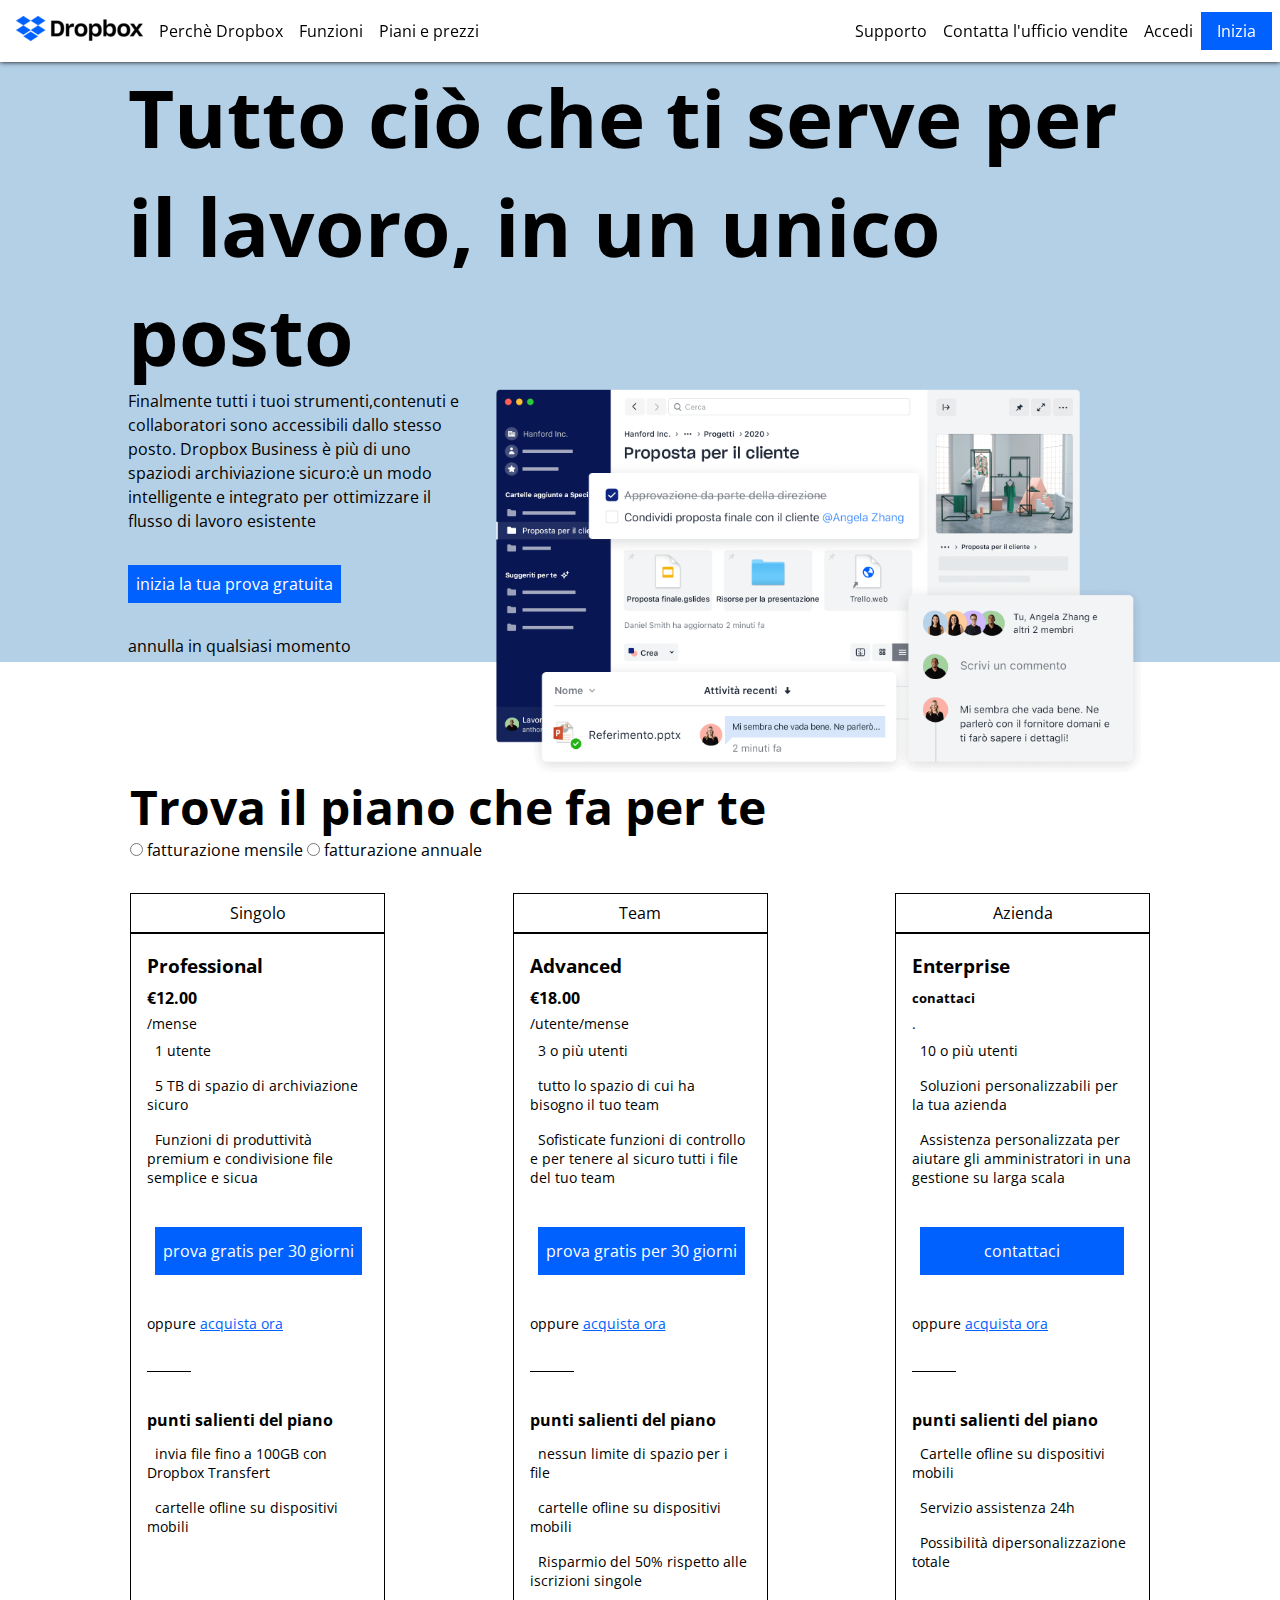
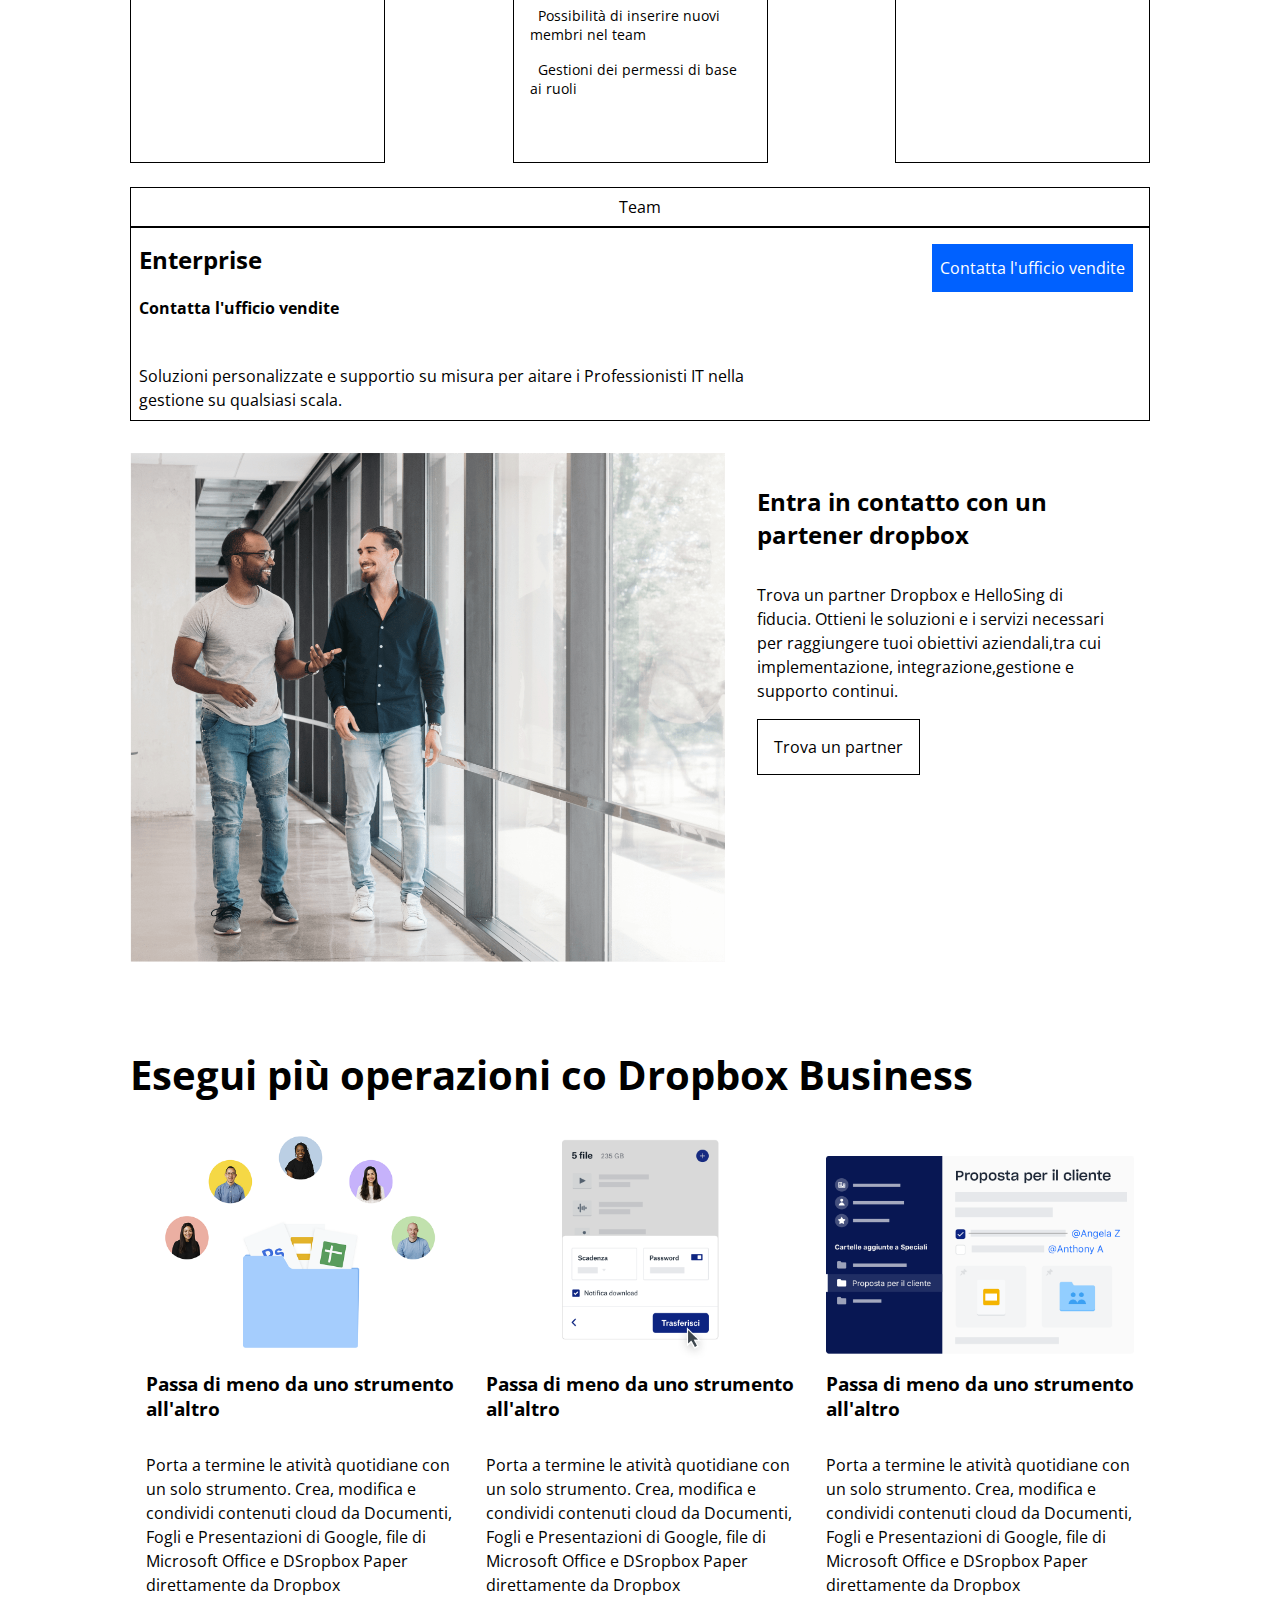
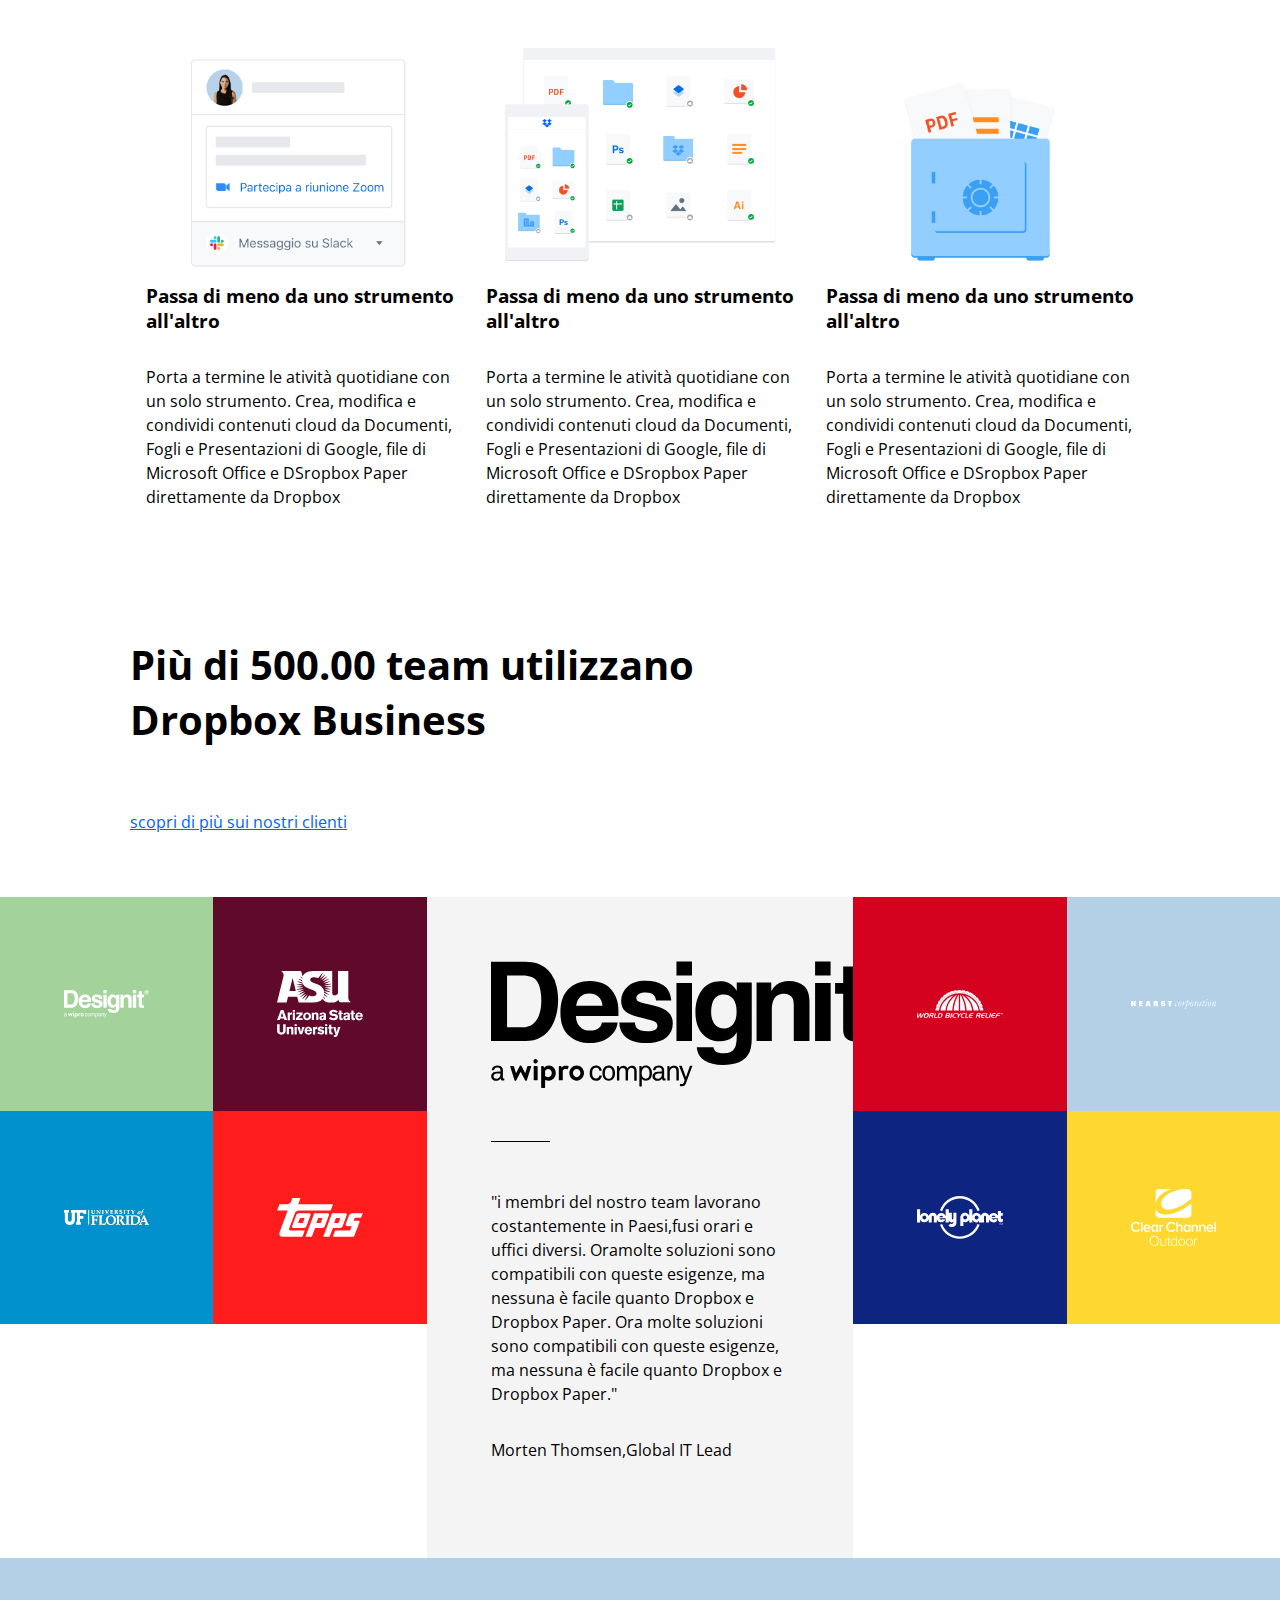
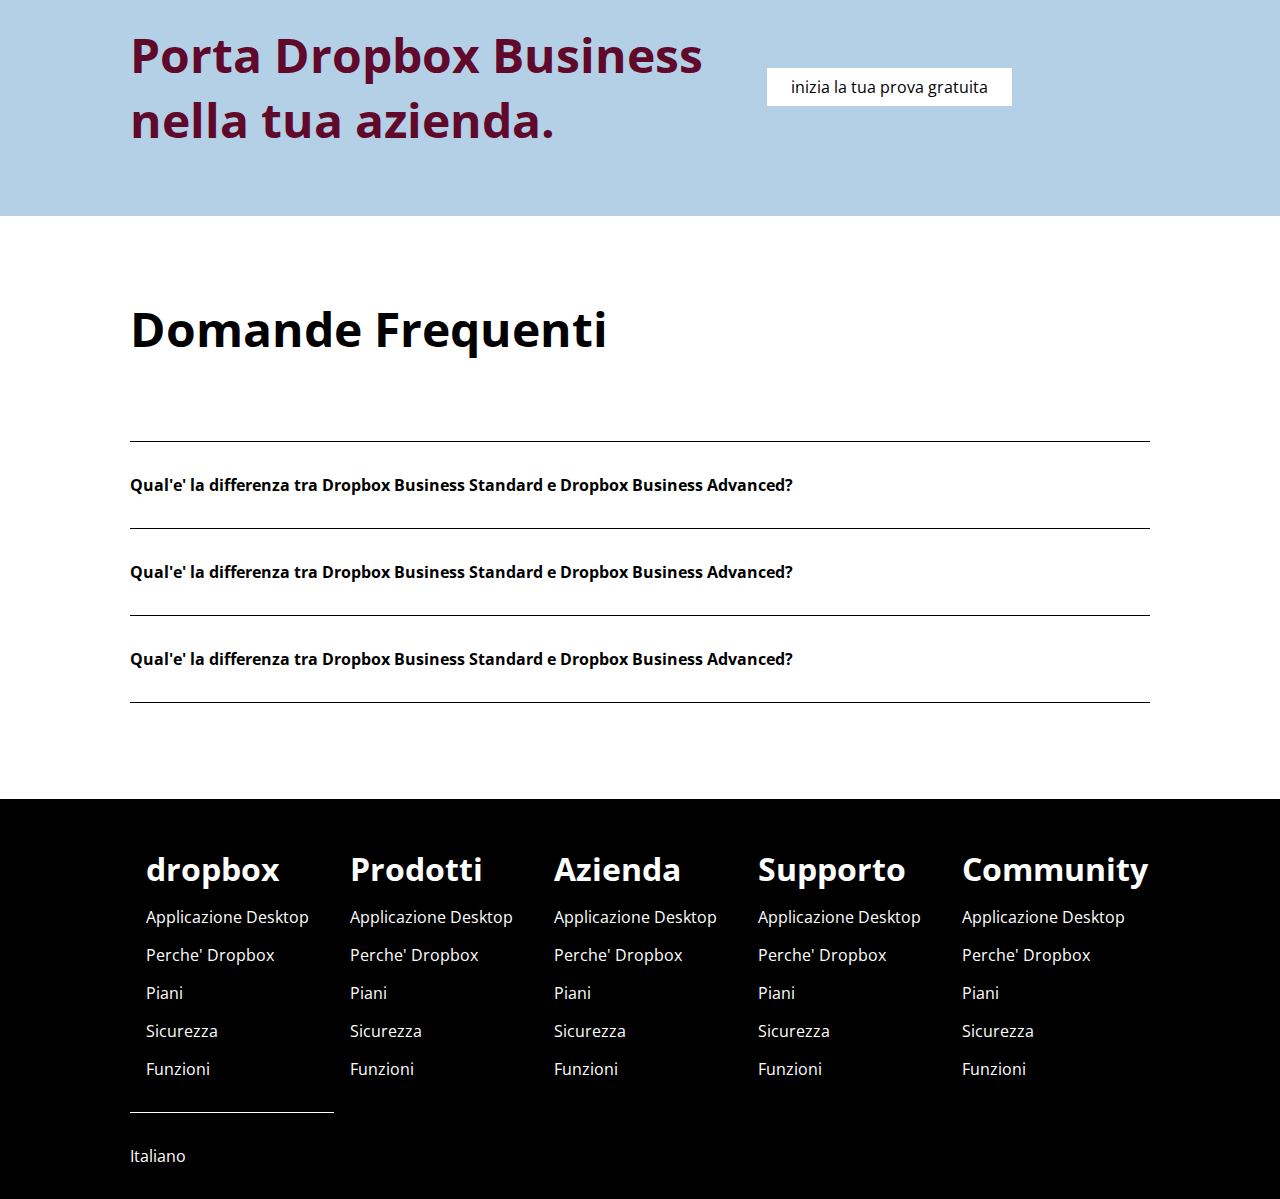
<file: index.html>
<!DOCTYPE html>
<html lang="en">
<head>
    <meta charset="UTF-8">
    <meta name="viewport" content="width=device-width, initial-scale=1.0">
    <title>HTMLCSS-DROPBOX</title>
    
    <!-- <link rel="stylesheet" href="./assets/style/debug.css"> -->
    <link rel="stylesheet" href="./assets/style/style.css">
    <!-- /style -->

    <link rel="stylesheet" href="https://cdnjs.cloudflare.com/ajax/libs/font-awesome/6.4.0/css/all.min.css" integrity="sha512-iecdLmaskl7CVkqkXNQ/ZH/XLlvWZOJyj7Yy7tcenmpD1ypASozpmT/E0iPtmFIB46ZmdtAc9eNBvH0H/ZpiBw==" crossorigin="anonymous" referrerpolicy="no-referrer" />
    <!-- /fontawesome -->
    
    <link rel="preconnect" href="https://fonts.googleapis.com">
    <link rel="preconnect" href="https://fonts.gstatic.com" crossorigin>
    <link href="https://fonts.googleapis.com/css2?family=Open+Sans:wght@300;400;500;700&display=swap" rel="stylesheet">
    <!-- /google fonts -->
</head>
<body class="debug">

    <header >
        <nav class="d-flex space_btw">
            <div class="left_menu d-flex align-items-center">
                <a href="#">
                    <img  src="./assets/img/logo-small.png" alt="">
                </a>
                <ul class="list-unstyled list-inline">

                    <li> 
                        <a  class="hover" href="#">Perchè Dropbox </a>
                    </li>

                    <li> 
                        <a  class="hover" href="#">Funzioni </a>
                    </li>

                    <li> 
                        <a  class="hover" href="#">Piani e prezzi </a>
                    </li>

                </ul>
            </div>
            <!-- /left_menu -->
            <div class="right_menu d-flex align-items-center">
                <ul class="list-unstyled list-inline">

                    <li> 
                        <a  class="hover" href="#">Supporto </a>
                    </li>
    
                    <li> 
                        <a class="hover"  href="#">Contatta l'ufficio vendite </a>
                    </li>
    
                    <li> 
                        <a class="hover"  href="./login.html">Accedi </a>
                    </li>

                </ul>

                <div class="btn btn-primary btn-hover">
                    <a href="#">Inizia </a>
                </div>
            </div> 
            <!-- right_menu -->
        </nav>
    </header>
    <!--/header  -->
    <main>
        <section id="top_main" class="d-flex">
            <div class="container_big">
                <h1 id="titolone">Tutto ciò che ti serve per il lavoro, in un unico posto </h1>
                <div class="row d-flex">
                    <div class="col-4 top_left">
                        <p>
                          Finalmente tutti i tuoi strumenti,contenuti e collaboratori sono accessibili dallo stesso posto. Dropbox Business è più di uno spaziodi archiviazione sicuro:è un modo intelligente e integrato per ottimizzare il flusso di lavoro esistente  
                        </p>
                        <div class="btn btn-primary  btn-hover py-4">
                            <a href="#">inizia la tua prova gratuita </a>
                        </div>

                        <a class="d-block" href="#">annulla in qualsiasi momento</a>
                        
                        <a href="#redirect"><i class="fa-solid fa-arrow-down fa-2xl"></i></a>
                    </div>

                    <div class="col-8 top_right">
                        <img class="img-flow" src="./assets/img/jumbo.png" alt="">
                    </div>
                </div>
            </div>
        </section>
        <!-- /top main -->
        <section id="redirect" class="plan d-flex">   
            <div class="container_avg pt-5">
                <div class="plan_options py-4">
                    <h1 class="f-size-3">Trova il piano che fa per te</h1>
                    <input type="radio"> <span> fatturazione mensile</span>
                    <input type="radio"><span> fatturazione annuale</span>
                </div>
                <!-- /plan top -->   
                <div class="row d-flex space_btw">
                    <div class="col-3 plan_selection">

                        <div class="border-thin icon_plan">
                            <span><i class="fa-solid fa-user"></i> Singolo</span>
                        </div>

                        <div class="content_plan border-thin">
                            <h3>Professional</h3>
                            <h4>&euro;12.00</h4>
                            <span class="d-block">/mense</span>
                            <span  class="d-block py-1"><i class="fa-solid fa-user fa-xs"></i> 1 utente</span>
                            <span class="d-block py-1"><i class="fa-solid fa-folder fa-xs"></i> 5 TB di spazio di archiviazione sicuro </span>
                            <span class="d-block py-1"><i class="fa-solid fa-share-nodes fa-xs"></i>Funzioni di produttività premium e condivisione file semplice e sicua</span>
                            
                            <div class="btn  btn-hover btn-primary plan_btn py-4">
                                <a href="#">
                                    prova gratis per 30 giorni
                                </a>
                            </div>
                            
                            <span class="py-1">oppure <a class="text-decoration-on"href="#">acquista ora</a></span>

                            <div class="separatore py-4"></div>

                            <h4>punti salienti del piano</h4>

                            <span class="d-block py-1"><i class="fa-solid fa-check fa-xs"></i>invia file fino a 100GB con Dropbox Transfert </span>
                            <span class="d-block py-1"><i class="fa-solid fa-check fa-xs"></i>cartelle ofline su dispositivi mobili </span>

                        
                        </div>
                    </div>
                    <!-- /plan_card -->

                    <div class="col-3 plan_selection">
                        <div class="border-thin icon_plan">
                           <span><i class="fa-solid fa-users"></i> Team</span>
                        </div>
                        <div class="content_plan border-thin">
                            <h3>Advanced</h3>
                            <h4>&euro;18.00</h4>
                            <span class="d-block">/utente/mense</span>
                            <span  class="d-block py-1"><i class="fa-solid fa-users fa-xs"></i> 3 o più utenti</span>
                            <span class="d-block py-1"><i class="fa-solid fa-folder fa-xs"></i> tutto lo spazio di cui ha bisogno il tuo team </span>
                            <span class="d-block py-1"><i class="fa-solid fa-share-nodes fa-xs"></i>Sofisticate funzioni di controllo e per tenere al sicuro tutti i file del tuo team </span>
                            
                            <div class="btn btn-hover btn-primary plan_btn py-4">
                                <a href="#">
                                    prova gratis per 30 giorni
                                </a>
                            </div>
                            
                            <span class="py-1">oppure <a class="text-decoration-on"href="#">acquista ora</a></span>

                            <div class="separatore py-4"></div>

                            <h4>punti salienti del piano</h4>

                            <span class="d-block py-1"><i class="fa-solid fa-check fa-xs"></i>nessun limite di spazio per i file  </span>
                            <span class="d-block py-1"><i class="fa-solid fa-check fa-xs"></i>cartelle ofline su dispositivi mobili </span>
                            <span class="d-block py-1"><i class="fa-solid fa-check fa-xs"></i>Risparmio del 50% rispetto alle iscrizioni singole </span>
                            <span class="d-block py-1"><i class="fa-solid fa-check fa-xs"></i>Possibilità di inserire nuovi membri nel team </span>
                            <span class="d-block py-1"><i class="fa-solid fa-check fa-xs"></i>Gestioni dei permessi di base ai ruoli </span>

                        
                        </div>
                    </div>
                    <!-- /plan_card -->

                    <div class="col-3 plan_selection">
                        <div class="border-thin icon_plan">
                            <span><i class="fa-solid fa-building"></i> Azienda</span>
                        </div>
                        <div class="content_plan border-thin">
                            <h3>Enterprise</h3>
                            <h5>conattaci</h5>
                            <span class="d-block">.</span>
                            <span  class="d-block py-1"><i class="fa-solid fa-user fa-xs"></i> 10 o più utenti</span>
                            <span class="d-block py-1"><i class="fa-solid fa-folder fa-xs"></i> Soluzioni personalizzabili per la tua azienda </span>
                            <span class="d-block py-1"><i class="fa-solid fa-share-nodes fa-xs"></i>Assistenza personalizzata per aiutare gli amministratori in una gestione su larga scala </span>
                            
                            <div class="btn btn-primary  btn-hover plan_btn btn-fix py-4">
                                <a href="#">
                                    contattaci 
                                </a>
                            </div>
                            
                            <span class="py-1">oppure <a class="text-decoration-on"href="#">acquista ora</a></span>

                            <div class="separatore py-4"></div>

                            <h4>punti salienti del piano</h4>

                            <span class="d-block py-1"><i class="fa-solid fa-check fa-xs"></i>Cartelle ofline su dispositivi mobili </span>
                            <span class="d-block py-1"><i class="fa-solid fa-check fa-xs"></i>Servizio assistenza 24h</span>
                            <span class="d-block py-1"><i class="fa-solid fa-check fa-xs"></i>Possibilità dipersonalizzazione totale </span>

                        
                        </div>
                        
                    </div>
                    <!-- /plan_card -->
                </div>
            </div>
        <!-- /plan middle -->
        </section>
        
        <section class="pt-2 container_avg support py-4 d-flex">

            <div class="plan_support_top">
                <span><i class="fa-solid fa-building"></i> Team</span>
            </div>

            <div class="plan_support_content" >
                <div class="col-8">

                    <h2>Enterprise</h2>
                    <h4>Contatta l'ufficio vendite</h4>
                    <p class="pt-2">Soluzioni personalizzate e supportio su misura per aitare i Professionisti IT nella gestione su qualsiasi scala.</p>
                </div>

                <div class="col-4">
                    <div class="btn btn-hover btn_support">
                        <a href="#">Contatta l'ufficio vendite</a>
                    </div>
                </div>

            </div>
            <!-- /plan bot -->
        </section>
        <!-- /section plan -->

        <section class="partenership d-flex ">
            <div class="container_avg">
                <div class="row d-flex">
                    <div class="col-7">
                        <img class="img-flow" src="./assets/img/partner.png" alt="">
                    </div>
                    <div class="col-5">
                        <div class="p-1">
                            <h2>Entra in contatto con un partener dropbox</h2>
                            <p>Trova un partner Dropbox e HelloSing di fiducia. Ottieni le soluzioni e i servizi necessari per raggiungere tuoi obiettivi aziendali,tra cui implementazione, integrazione,gestione e supporto continui.</p>
                            <div class="btn btn-hover-second btn-secondary">
                                <a href="https://www.youtube.com/watch?v=Y7MI_vvRYvk">Trova un partner</a>
                            </div>
                        </div>
                    </div>
                </div>
            </div>

        </section>
        <!-- /partnership -->

        <section class="instructions d-flex">

            <div class="container_avg pt-5">
                <h1 class="f-size-2_5">Esegui più operazioni co Dropbox Business</h1>
                <div class="row-wrap d-flex">

                    <div class="col-4">
                        <div class="card">
                            <img class="img-flow" src="./assets/img/business-feature-switching-tools.png" alt="">
                            <h3>Passa di meno da uno strumento all'altro</h3>
                            <p  class="pt-2">
                               Porta a termine le atività quotidiane con un solo strumento. Crea, modifica e condividi contenuti cloud da Documenti, Fogli e Presentazioni di Google, file di Microsoft Office e DSropbox Paper direttamente da Dropbox
                            </p>
                        </div>
                    </div>
                    <!-- /card -->

                    <div class="col-4">
                        <div class="card">
                             <img class="img-flow" src="./assets/img/business-feature-send-files-it.png" alt="">
                             <h3>Passa di meno da uno strumento all'altro</h3>
                             <p class="pt-2">
                                Porta a termine le atività quotidiane con un solo strumento. Crea, modifica e condividi contenuti cloud da Documenti, Fogli e Presentazioni di Google, file di Microsoft Office e DSropbox Paper direttamente da Dropbox
                             </p>
                        </div>
                    </div>
                    <!-- /card -->

                    <div class="col-4">
                        <div class="card">
                             <img class="img-flow" src="./assets/img/business-feature-coordinate-it.png" alt="">
                             <h3>Passa di meno da uno strumento all'altro</h3>
                             <p class="pt-2">
                                Porta a termine le atività quotidiane con un solo strumento. Crea, modifica e condividi contenuti cloud da Documenti, Fogli e Presentazioni di Google, file di Microsoft Office e DSropbox Paper direttamente da Dropbox
                             </p> 
                             
                        </div>
                    </div>
                    <!-- /card -->


                    <div class="col-4">
                        <div class="card">
                            <img class="img-flow" src="./assets/img/business-feature-integrations-it.png" alt=""> 
                            <h3>Passa di meno da uno strumento all'altro</h3>
                             <p class="pt-2">
                                Porta a termine le atività quotidiane con un solo strumento. Crea, modifica e condividi contenuti cloud da Documenti, Fogli e Presentazioni di Google, file di Microsoft Office e DSropbox Paper direttamente da Dropbox
                             </p>
                            
                        </div>
                    </div>
                    <!-- /card -->


                    <div class="col-4">
                        <div class="card">
                             <img class="img-flow" src="./assets/img/business-feature-multi-device.png" alt="">
                             <h3>Passa di meno da uno strumento all'altro</h3>
                             <p class="pt-2">
                                Porta a termine le atività quotidiane con un solo strumento. Crea, modifica e condividi contenuti cloud da Documenti, Fogli e Presentazioni di Google, file di Microsoft Office e DSropbox Paper direttamente da Dropbox
                             </p>
                             
                        </div>
                    </div>
                    <!-- /card -->


                    <div class="col-4">
                        <div class="card">
                             <img class="img-flow" src="./assets/img/business-feature-security.png" alt="">
                             <h3>Passa di meno da uno strumento all'altro</h3>
                             <p class="pt-2">
                                Porta a termine le atività quotidiane con un solo strumento. Crea, modifica e condividi contenuti cloud da Documenti, Fogli e Presentazioni di Google, file di Microsoft Office e DSropbox Paper direttamente da Dropbox
                             </p>
                             
                        </div>
                    </div>
                    <!-- /card -->


                </div>
            </div>

        </section>
        <!--/section_instructions  -->
        
        <section>
            <div class="container_avg pt-5">
                <div class="team py-4">
                    <div class="col-7">
                        <h1 class="f-size-2_5">Più di 500.00 team utilizzano Dropbox Business</h1>
                        <div class="py-8">
                            <a class="text-decoration-on" href="#">scopri di più sui nostri clienti</a>
                        </div>
                    </div>
                </div>
            </div>
        </section>
        <!-- /team -->

        <section>
            <div class="container_business">
                <div class="row d-flex d-wrap ">
                    <div class="col-4"> 
                        <div class="company d-flex">
                            <div class="partner partner_desingt d-flex"><img class="img-flow" src="./assets/img/designit.svg" alt=""></div>
                            <div class="partner partner_arizona d-flex"><img class="img-flow" src="./assets/img/arizona_state_university.svg" alt=""></div>
                            <div class="partner partner_uni d-flex"><img class="img-flow" src="./assets/img/university_of_florida.svg" alt=""></div>
                            <div class="partner partner_topps d-flex"><img class="img-flow" src="./assets/img/topps.svg" alt=""></div>
                        </div>
                    </div>
                    <!-- /partners -->

                    <div class="col-4">
                        <div class="huge">
                            <img src="./assets/img/designit.svg" alt="">
                            <div class="separatore"></div>
                            <p>"i membri del nostro team lavorano costantemente in Paesi,fusi orari e uffici diversi. Oramolte soluzioni sono compatibili con queste esigenze, ma nessuna è facile quanto Dropbox e Dropbox Paper. Ora molte soluzioni sono compatibili con queste esigenze, ma nessuna è facile quanto Dropbox e Dropbox Paper."</p>

                            <p class="py-4">Morten Thomsen,Global IT Lead</p>
                        </div>
                    </div>
                    <!-- /partner -->

                    <div class="col-4">
                        <div class="company d-flex">
                            <div class="partner partner_world d-flex"><img class="img-flow" src="./assets/img/world_bicycle_relief.svg" alt=""></div>
                            <div class="partner partner_hearts d-flex"><img class="img-flow" src="./assets/img/hearst_corp.svg" alt=""></div>
                            <div class="partner partner_lonely d-flex"><img class="img-flow" src="./assets/img/lonely_planet.svg" alt=""></div>
                            <div class="partner partner_channel d-flex"><img class="img-flow" src="./assets/img/clear_channel.svg" alt=""></div>
                        </div>
                    </div>
                    <!-- /partners -->
                </div>
            </div>
        </section>
        <!-- /business -->
        <section>
            <div class="container_trial">
                <div class="container_avg d-flex align-items-center box">
                    <div class="col-8 ">
                        <h1 class="f-size-3">Porta Dropbox Business nella tua azienda.</h1>
                    </div>

                    <div class="col-4">
                        <div class="btn btn-hover-third btn-trial">
                            <a href="#">inizia la tua prova gratuita</a>
                        </div>
                    </div>
                </div>
            </div>
        </section>
        <!-- /trial section -->
        <section class="frequent_ask">
            <div class="container_avg pb-3 pt-5">
                <h1 class="pb-5 b-bot f-size-3">Domande Frequenti</h1>
                <div class="ask d-flex align-items-center space_btw d-wrap b-bot">
                    <span class=" py-4"><strong>Qual'e' la differenza tra Dropbox Business Standard e Dropbox Business Advanced?</strong></span>
                    <span><i class="fa-solid fa-angle-down"></i></span>
                    <span class="d-none">Lorem ipsum dolor sit, amet consectetur adipisicing elit. Eum atque, deserunt beatae ad inventore pariatur alias perferendis molestias aspernatur sunt voluptate natus nostrum cum autem totam obcaecati praesentium sed dolore.</span>
                </div>
                <div class="ask d-flex align-items-center space_btw d-wrap b-bot">
                    <span class="py-4"><strong>Qual'e' la differenza tra Dropbox Business Standard e Dropbox Business Advanced?</strong></span>
                    <span><i class="fa-solid fa-angle-down"></i></span>
                    <span class="d-none">Lorem ipsum dolor sit, amet consectetur adipisicing elit. Eum atque, deserunt beatae ad inventore pariatur alias perferendis molestias aspernatur sunt voluptate natus nostrum cum autem totam obcaecati praesentium sed dolore.</span>
                </div>
                <div class="ask d-flex align-items-center space_btw d-wrap b-bot">
                    <span class="py-4"><strong>Qual'e' la differenza tra Dropbox Business Standard e Dropbox Business Advanced?</strong></span>
                    <span><i class="fa-solid fa-angle-down"></i></span>
                    <span class="d-none">Lorem ipsum dolor sit, amet consectetur adipisicing elit. Eum atque, deserunt beatae ad inventore pariatur alias perferendis molestias aspernatur sunt voluptate natus nostrum cum autem totam obcaecati praesentium sed dolore.</span>
                </div>
            </div>
        </section>
        <!-- /ask section -->


    </main>

    <footer class="mt-3">
        <div class="container_avg">
            <div class="row d-flex justify-content-between">
                <div class="col-2">
                    <div class="card mt-3">
                        <h1>dropbox</h1>
                        <ul class="list-unstyled">
                            <li><a href="#">Applicazione Desktop</a></li>
                            <li><a href="#">Perche' Dropbox</a></li>
                            <li><a href="#">Piani</a></li>
                            <li><a href="#">Sicurezza</a></li>
                            <li><a href="#">Funzioni</a></li>
                        </ul>
                    </div>
                </div>
                <div class="col-2">
                    <div class="card mt-3">
                        <h1>Prodotti</h1>
                        <ul class="list-unstyled">
                            <li><a href="#">Applicazione Desktop</a></li>
                            <li><a href="#">Perche' Dropbox</a></li>
                            <li><a href="#">Piani</a></li>
                            <li><a href="#">Sicurezza</a></li>
                            <li><a href="#">Funzioni</a></li>
                        </ul>
                    </div>
                </div>
                <div class="col-2">
                    <div class="card mt-3">
                        <h1>Azienda</h1>
                        <ul class="list-unstyled">
                            <li><a href="#">Applicazione Desktop</a></li>
                            <li><a href="#">Perche' Dropbox</a></li>
                            <li><a href="#">Piani</a></li>
                            <li><a href="#">Sicurezza</a></li>
                            <li><a href="#">Funzioni</a></li>
                        </ul>
                    </div>
                </div>
                <div class="col-2">
                    <div class="card mt-3">
                        <h1>Supporto</h1>
                        <ul class="list-unstyled">
                            <li><a href="#">Applicazione Desktop</a></li>
                            <li><a href="#">Perche' Dropbox</a></li>
                            <li><a href="#">Piani</a></li>
                            <li><a href="#">Sicurezza</a></li>
                            <li><a href="#">Funzioni</a></li>
                        </ul>
                    </div>
                </div>
                <div class="col-2">
                    <div class="card mt-3">
                        <h1>Community</h1>
                        <ul class="list-unstyled">
                            <li><a href="#">Applicazione Desktop</a></li>
                            <li><a href="#">Perche' Dropbox</a></li>
                            <li><a href="#">Piani</a></li>
                            <li><a href="#">Sicurezza</a></li>
                            <li><a href="#">Funzioni</a></li>
                        </ul>
                    </div>
                </div>
            </div>
            <div class="separatore_footer">
                <span>
                    <i class="fa-solid fa-earth-america"></i>
                </span>
                <span>Italiano</span>
                <span>
                    <i class="fa-solid fa-sort-up"></i>
                </span>
            </div>
        </div>
    </footer>

    
</body>
</html>
</file>
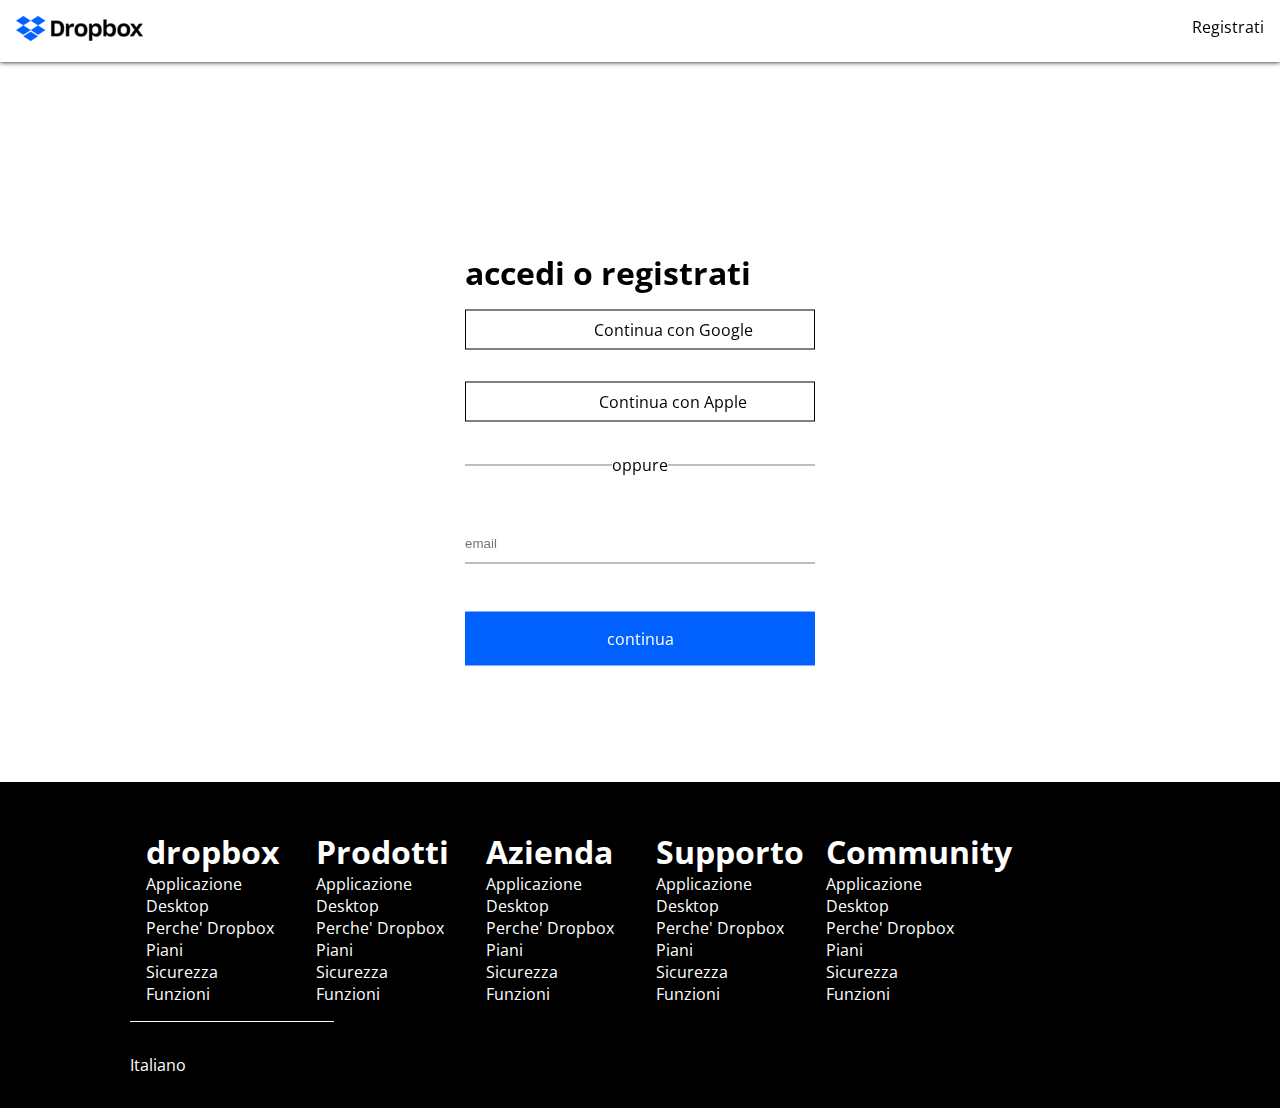
<file: login.html>
<!DOCTYPE html>
<html lang="en">
<head>
    <meta charset="UTF-8">
    <meta name="viewport" content="width=device-width, initial-scale=1.0">
    <title>db login</title>

    <link rel="stylesheet" href="./assets/style/login.css">
    <!-- style -->

    <link rel="preconnect" href="https://fonts.googleapis.com">
    <link rel="preconnect" href="https://fonts.gstatic.com" crossorigin>
    <link href="https://fonts.googleapis.com/css2?family=Open+Sans:wght@300;400;500;700&display=swap" rel="stylesheet">
    <!-- /google fonts -->

    <link rel="stylesheet" href="https://cdnjs.cloudflare.com/ajax/libs/font-awesome/6.4.0/css/all.min.css" integrity="sha512-iecdLmaskl7CVkqkXNQ/ZH/XLlvWZOJyj7Yy7tcenmpD1ypASozpmT/E0iPtmFIB46ZmdtAc9eNBvH0H/ZpiBw==" crossorigin="anonymous" referrerpolicy="no-referrer" />
    <!-- fontawesome -->
</head>
<body>
    <header>
        <div class="d-flex space_btw">
            
            <div class="left">
                <a href="./index.html">
                    <img  src="./assets/img/logo-small.png" alt="">
                    
                </a>
            </a>
            </div>

            <div class="right">
                <a href="#">Registrati</a>
            </div>
        </div>
    </header>

    <main>
        <section>
            <div class="box">
                <div class="login">
                    <h1>accedi o registrati </h1>
                    
                    <div class="mb-2 btn btn-continua">
                        <div class="box-login">
                            <div class="box-left">
                                <i class="fa-brands fa-google"></i> 
                            </div>
                            <div class="box-right">
                                <a href="#">Continua con Google</a>
                            </div>
                            
                        </div>
                    </div>
                    <!-- /login google -->
                    
                    <div class="mb-2 btn btn-continua">
                        <div class="box-login">
                            <div class="box-left">
                                <i class="fa-brands fa-apple"></i>
                            </div>
                            <div class="box-right">
                                <a href="#">Continua con Apple</a>
                            </div>
                            
                        </div>
                      
                    </div>
                     <!-- /login apple -->
                    <div class=" pb-3 container">
                        <div class="linea"></div>
                            <span>oppure</span>
                        <div class="linea"></div>
                    </div>

                    <div class="pb-3 user-box">
                        <input type="text" placeholder="email">
                    </div>
                    <div class="btn-primary">
                        <a href="#"> continua</a>
                    </div>
                </div>
                <!-- /login -->
        </section>
    </main>

    <footer>
        <div class="container_avg">
            <div class="row d-flex justify-content-between">
                <div class="col-2">
                    <div class="card mt-3">
                        <h1>dropbox</h1>
                        <ul class="list-unstyled">
                            <li><a href="#">Applicazione Desktop</a></li>
                            <li><a href="#">Perche' Dropbox</a></li>
                            <li><a href="#">Piani</a></li>
                            <li><a href="#">Sicurezza</a></li>
                            <li><a href="#">Funzioni</a></li>
                        </ul>
                    </div>
                    <!-- /card -->
                </div>
                <div class="col-2">
                    <div class="card mt-3">
                        <h1>Prodotti</h1>
                        <ul class="list-unstyled">
                            <li><a href="#">Applicazione Desktop</a></li>
                            <li><a href="#">Perche' Dropbox</a></li>
                            <li><a href="#">Piani</a></li>
                            <li><a href="#">Sicurezza</a></li>
                            <li><a href="#">Funzioni</a></li>
                        </ul>
                    </div>
                     <!-- /card -->
                </div>
                <div class="col-2">
                    <div class="card mt-3">
                        <h1>Azienda</h1>
                        <ul class="list-unstyled">
                            <li><a href="#">Applicazione Desktop</a></li>
                            <li><a href="#">Perche' Dropbox</a></li>
                            <li><a href="#">Piani</a></li>
                            <li><a href="#">Sicurezza</a></li>
                            <li><a href="#">Funzioni</a></li>
                        </ul>
                    </div>
                     <!-- /card -->
                </div>
                <div class="col-2">
                    <div class="card mt-3">
                        <h1>Supporto</h1>
                        <ul class="list-unstyled">
                            <li><a href="#">Applicazione Desktop</a></li>
                            <li><a href="#">Perche' Dropbox</a></li>
                            <li><a href="#">Piani</a></li>
                            <li><a href="#">Sicurezza</a></li>
                            <li><a href="#">Funzioni</a></li>
                        </ul>
                    </div>
                     <!-- /card -->
                </div>
                <div class="col-2">
                    <div class="card mt-3">
                        <h1>Community</h1>
                        <ul class="list-unstyled">
                            <li><a href="#">Applicazione Desktop</a></li>
                            <li><a href="#">Perche' Dropbox</a></li>
                            <li><a href="#">Piani</a></li>
                            <li><a href="#">Sicurezza</a></li>
                            <li><a href="#">Funzioni</a></li>
                        </ul>
                    </div>
                     <!-- /card -->
                </div>
            </div>
            <div class="separatore_footer">
                <span>
                    <i class="fa-solid fa-earth-america"></i>
                </span>
                <span>Italiano</span>
                <span>
                    <i class="fa-solid fa-sort-up"></i>
                </span>
            </div>
        </div>
    </footer>
    
</body>
</html>
</file>
<file: assets/style/debug.css>
.debug header{
    background-color: aqua;
    height: 100px;
}
.debug nav{
    background-color: black;
    height: 100%;
    justify-content: space-between;
}

.debug nav div{
    background-color: bisque;
    height: 100%;
    width: 200px;
}
.debug main{
    background-color: rebeccapurple;

}   

.debug #top_main{
    background-color: red;
    height: 500px;
    width: 1170px;
    margin: 0 auto;

}

.debug .top_left{
    width: 40%;
    background-color: antiquewhite;
    border: 4px solid black;

}

.debug .top_right{
    width: 60%;
    background-color: antiquewhite;
    border: 4px solid black;
}

.debug .plan{
    background-color: blue;
    height: 700px;
    margin: 0 auto;
    width: 1170px;
    justify-content: space-between;
}

.debug .plan .plan_selection{
    width: calc(100%/12*3);
    background-color: black;
    border: 3px solid white;
    margin: 2rem;

}
.support{
    height: 350px;
    width: 100%;
    margin: 0 auto;
    width: 1170px;
    background-color: aqua;
    flex-direction: column;
}
.debug  .support .plan_support{
    width: 100%;
    height: 300px;
    background-color: black;
    border: 3px solid white;
   
}

.debug .partenership{
    background-color: red;
    margin: 0 auto;
    width: 1170px;
    height: 300px;
    justify-content: center;
}
.debug .partenership>div{
    height: 100%;
    background-color: aliceblue;
    width: 500px;
    border: 2px solid black;
}


.debug .container{
    max-width: 1170px;
    width: 80%;
    min-height: 400px;
    margin: 0 auto;
    display: flex;
    background-color: aqua;
   
}
.debug .row{
    flex-wrap: wrap;
    justify-content: center;
    width: 100%;
}
.debug .col-3>.card{
    margin: 0.5rem 0.25rem;
}
.debug .col-3{
    width: calc(100%/12*3);
    margin: 1rem;
    flex-wrap: wrap;
}

.debug .col-3>.card{
    background-color: azure;
    height: 300px;
    width: 300px;
    border: 2px solid black;

}

.debug .container_team{
    max-width: 1170px;
    width: 80%;
    min-height: 400px;
    margin: 0 auto;

}
.debug .container_team>.team{
    background-color: black;
    height: 400px;
    border: 5px solid white;

}

.debug .container_business{
    background-color: aqua;
    max-width: 1170px;
    width: 80%;
    min-height: 400px;
    margin: 0 auto;

}

.debug .col-4{
    width: calc(100%/12*4);
   
}

.debug .company, .huge{
    background-color: black;
    height: 400px;
    flex-wrap:wrap ;
    width: 100%;
    border: 3px solid white;
}
.debug .company>.partner{
    background-color: aqua;
    width: 50%;
    height: 50%;
    border: 1px solid;
}
</file>
<file: assets/style/style.css>
/* #region common */

*{
    margin: 0;
    padding: 0;
    box-sizing: border-box;
}

:root {
    --drbx-black: #000000;
    --drbx-white: #FFFFFF;
    --drbx-bg-and-lonely: #b4d0e7;
    --drbx-accent: #0061ff;
    --drbx-designit: #A3D39A;
    --drbx-arizona-aternativeFont: #60092B;
    --drbx-university-and-hover-btn: #0192CE;
    --drbx-topps: #FE1C1D;
    --drbx-big-square: #F5F4F4;
    --drbx-world: #D4011F;
    --drbx-lonely: #0D2580;
    --drbx-channel: #FED831;
  
}

body{
    font-family: 'Open Sans', sans-serif;
}
nav{   
    align-items: center;
}

nav a{
    padding: 0.5rem;
    color: var(--drbx-black);
}

a{
    text-decoration: none;
    color: var(--drbx-black);
}
header{
    box-shadow: 0 0 5px black;
    position: sticky;
    z-index: 99990;
    background-color: var(--drbx-white);
    top: 0;
    left: 0;
    padding: 0.5rem;
}
p{
    line-height: 1.5rem;
}
footer{
    background-color: var(--drbx-black);
    color: var(--drbx-white);
}
footer a{
    color: var(--drbx-white);
}
/* #endregion common */

/* #region header */
.btn-primary{
    background-color: var(--drbx-accent);
    padding: 0.5rem;
} 

.btn-primary>a{
    color: var(--drbx-white);
}
  
/*  #endregion header  */


/* #region main */

#top_main{
    background-color: var(--drbx-bg-and-lonely);
    height: 600px;
}

#titolone{
    font-size: 5rem;
}
.fa-arrow-down{
    color: var(--drbx-black);
    margin-top:5rem;
}

.icon_plan{
    text-align: center;
    padding: 0.5rem;
}

/* /top main */

.content_plan{
    text-align: left;
    line-height: 2rem;
    height: 100%;
    padding: 1rem;
}

.content_plan>span>i{
margin-right: 0.5rem;
}
.content_plan>span{
    line-height: normal;
    font-size: 0.9rem;
}
.text-decoration-on{
    text-decoration: underline;
    color: var(--drbx-accent);

}
.separatore{
    height: 1px;
    width: 20%;
    background-color: var(--drbx-black);
}
.fa-check{
    color: var(--drbx-accent);
    
}
/* /plan */
.support{
    flex-direction: column;
}
.btn_support{
    background-color: var(--drbx-accent);
    padding: 0 0.5rem;
    position: absolute;
    top: 1rem;
    right: 1rem;
}
.btn_support>a{
    color: var(--drbx-white);
}
.plan_support_top{
    width: 100%;
    padding: 0.5rem;
    border: 1px solid black;
    text-align: center;
}
.plan_support_content{
    width: 100%;
    padding: 0.5rem;
    border: 1px solid black;
    line-height: 3rem;
    position: relative;
}
/*  /support  */

.btn-secondary{
    border: 1px solid;
    padding: 0.5rem;
    margin-left: 1rem ;
}

.p-1>*{
    padding: 1rem;
}
/* /partnership */
.row-wrap{
    flex-wrap: wrap;
    justify-content: center; 
}

.card{
    margin: 1rem;
    
}
/* /instructions */

.company, .huge{
    flex-wrap:wrap ;
    width: 100%;
    aspect-ratio: 1/1;

}

.huge{
    padding: 4rem;
    background-color: var(--drbx-big-square);
}

.huge>.separatore{
    margin: 3rem 0rem;
}
.partner{
    width: 50%;
    height: 50%;
    padding: 4rem;
    justify-content: center;
    align-items: center;
    transition: all 1.5s;
}
.partner>img{
    filter: invert(1);
}

/* #region partners */
.partner_desingt{
    background-color: var(--drbx-designit);

}
.partner_arizona{
    background-color: var(--drbx-arizona-aternativeFont);

}
.partner_uni{
    background-color: var(--drbx-university-and-hover-btn);

}
.partner_topps{
    background-color: var(--drbx-topps);
    
}
.partner_world{
    background-color: var(--drbx-world);

}
.partner_hearts{
    background-color: var(--drbx-bg-and-lonely);
    
}
.partner_lonely{
    background-color: var(--drbx-lonely);

}
.partner_channel{
    background-color: var(--drbx-channel);
    
}

/* #endregion partners */


/* /Business */
.container_trial{
    background-color:var(--drbx-bg-and-lonely) ;    
}
.box{
    padding: 4rem 4rem 4rem 0;
}
.box>.col-8>h1{
    color: var(--drbx-arizona-aternativeFont);
}
.btn-trial{
    background-color: var(--drbx-white);
    padding: 0.5rem 1.5rem;
}
/* / trial*/
/* #endregion main */

/* #region footer */
footer li, footer h1{
    padding-bottom: 1rem;
}   
.separatore_footer{
    width: 20%;
    border-top: 1px solid white;
    padding: 2rem 2rem 2rem 0;
}
/* #endregion footer */

/* #region utilities */

.container_big{
    max-width: 1170px;
    width: 80%;
    margin: 0 auto;
}

.container_avg{
    max-width: 1020px;
    width: 80%;
    margin: 0 auto;
}


/* /container */

.d-block{
display: block;
}

.d-flex{
    display: flex;
}

/* /display */

.list-unstyled {
	list-style: none;
}

.list-inline {
    display: flex;
}

/* /list  */

.space_btw{
    justify-content: space-between;
}

.justify-content-end {
    justify-content: end;
}

.justify-content-center{
    justify-content: center;
} 
.align-items-center {
    align-items: center;
}

.d-wrap{
    flex-wrap: wrap;
}


/* /flex utilities*/
.col-2{
    width: 20%;
}
.col-3{
    width: calc(100%/12*3);
}

.col-4{
    width: calc(100%/12*4);
    
}

.col-5{
    width: calc(100%/12*5);
}

.col-7{
    width: calc(100%/12*7);
}

.col-8{
    width: calc(100%/12*8);
}



/* /col- */

.btn{
    width: fit-content;
}
.plan_btn{
    margin-left: 0.5rem;
}

.btn-fix{
    padding: 0.5rem 4rem;
}
/* btn */
.p-1{
    padding: 1rem;
    
}

.py-4{
    margin-top: 2rem;
    margin-bottom: 2rem;
}
.py-8{
    margin-top: 4rem;
    margin-bottom: 4rem;
}

.py-1{
    padding-top: 0.5rem;
    padding-bottom: 0.5rem;
}
.pt-2{
    padding-top: 2rem;
}
.pt-5{
    padding-top: 5rem;
}

.pb-3{
    padding-bottom: 3rem;
}
.pb-5{
    padding-bottom: 5rem;
}
/* padding */
.f-size-3{
    font-size: 3rem;
}
.f-size-2_5{
    font-size: 2.5rem;
}
/*  /font */
.img-flow{
    width: 100%;
}
/*  /img */

.mt-3{
    margin-top: 3rem;
}
/* /margin */

.b-bot{
    border-bottom: 1px solid black;
}
/* /border */

.border-thin{
    border: 1px solid ;
   
}
/* /border */
/* #endregion utilities */

/* #region :hover */

header .hover:hover{
    border-bottom: 1px solid black;
}
.btn-hover{
    transition: all 1s;
}
.btn-hover:hover{
    background-color: var(--drbx-university-and-hover-btn) ;
}
.btn-hover-third, .btn-hover-third a{
    transition: all 0.5s;
}

.btn-hover-third:hover {
    background-color: var(--drbx-arizona-aternativeFont);
}
.btn-hover-third:hover a {
    color: var(--drbx-white);
    
}
.fa-angle-down{
    transition: all 1s;
}

.ask:hover span>i{
    rotate: 180deg;
}
.ask:hover .d-none{
    display: contents;

}
.btn-hover-second{
    transition: all 1s;
}

.btn-hover-second:hover{
    background-color: var(--drbx-black);
}
.btn-hover-second:hover a{
    color: var(--drbx-white);
}


.d-none{
    display: none;
}

.partner:hover{
    box-shadow: 0 0 50px var(--drbx-white) inset;
}
/* #endregion :hover */
</file>
<file: assets/style/login.css>
/* #region common */
*{
    margin: 0;
    padding: 0;
    box-sizing: border-box;
}

body{
    font-family: 'Open Sans', sans-serif;
   
}
main{
    height: 80vh;
}
header{
    box-shadow: 0 0 5px;
    padding: 1rem;
    position: sticky;
    top: 0;
    left: 0;
    background-color: white;
}

a{
    text-decoration: none;
}

header a{
    color: black;
}
footer{
    background-color: black;
    color: white;
}
footer a{
    color: white;
}
/* #endregion common */

/* #region main */
.box{
    position: absolute;
    top: 50%;
    left: 50%;
    transform: translate(-50%, -50%);
}
.box-login{
    display: flex;
   
    align-items: center;
}

.login{
    width: 350px;
}
.login h1{
    margin: 1rem 0;
}
.box-left{
    width: 20%;
}
.box-left>i{
    text-align: left;
}

.box-right{
    width: 80%;
    text-align: center;
}

.right:hover{
    border-bottom: 1px solid;
   
}

.btn{
    border: 1px solid black;
    padding: 0.5rem;
}
.linea{
    height: 1px;
    width: 100%;
    background-color: #857b7b;

}
.btn-continua a{
    color: black;
}

.user-box input{
    border: none;
    width: 100%;
    height: 40px;
    border-bottom: 1px solid #857b7b;

}

.btn-primary{
    background-color: #0061ff;
    padding: 1rem;
    text-align: center;
}

.btn-primary a{
    color: white;
}

.btn-primary:hover{
    background-color: #0192CE ;
}
/* #endregion main */

/* #region footer */

.separatore_footer{
    width: 20%;
    border-top: 1px solid white;
    padding: 2rem 2rem 2rem 0;
}

.card{
    margin: 1rem;
    
}
/* #endregion footer */

/* #region utility */


/* flex */
.d-flex{
    display: flex;
}

.justify-content-center{
    justify-content: center;
} 
.align-items-center {
    align-items: center;
}

.space_btw{
    justify-content: space-between;
}

/* #endregion utility */

/* margin */
.mb-2{
    margin-bottom: 2rem;
}

.mt-3{
    margin-top: 3rem;
}
/* padding */
.pb-3{
    padding-bottom: 3rem;
}

/* list */
.list-unstyled {
    list-style: none;
}
/* container */
.container{
    display: flex;
    justify-content: center;
    align-items: center;
}


.container_avg{
    max-width: 1020px;
    width: 80%;
    margin: 0 auto;
}
/* col- */
.col-2{
    width: calc(100%/12*2);
}
</file>
